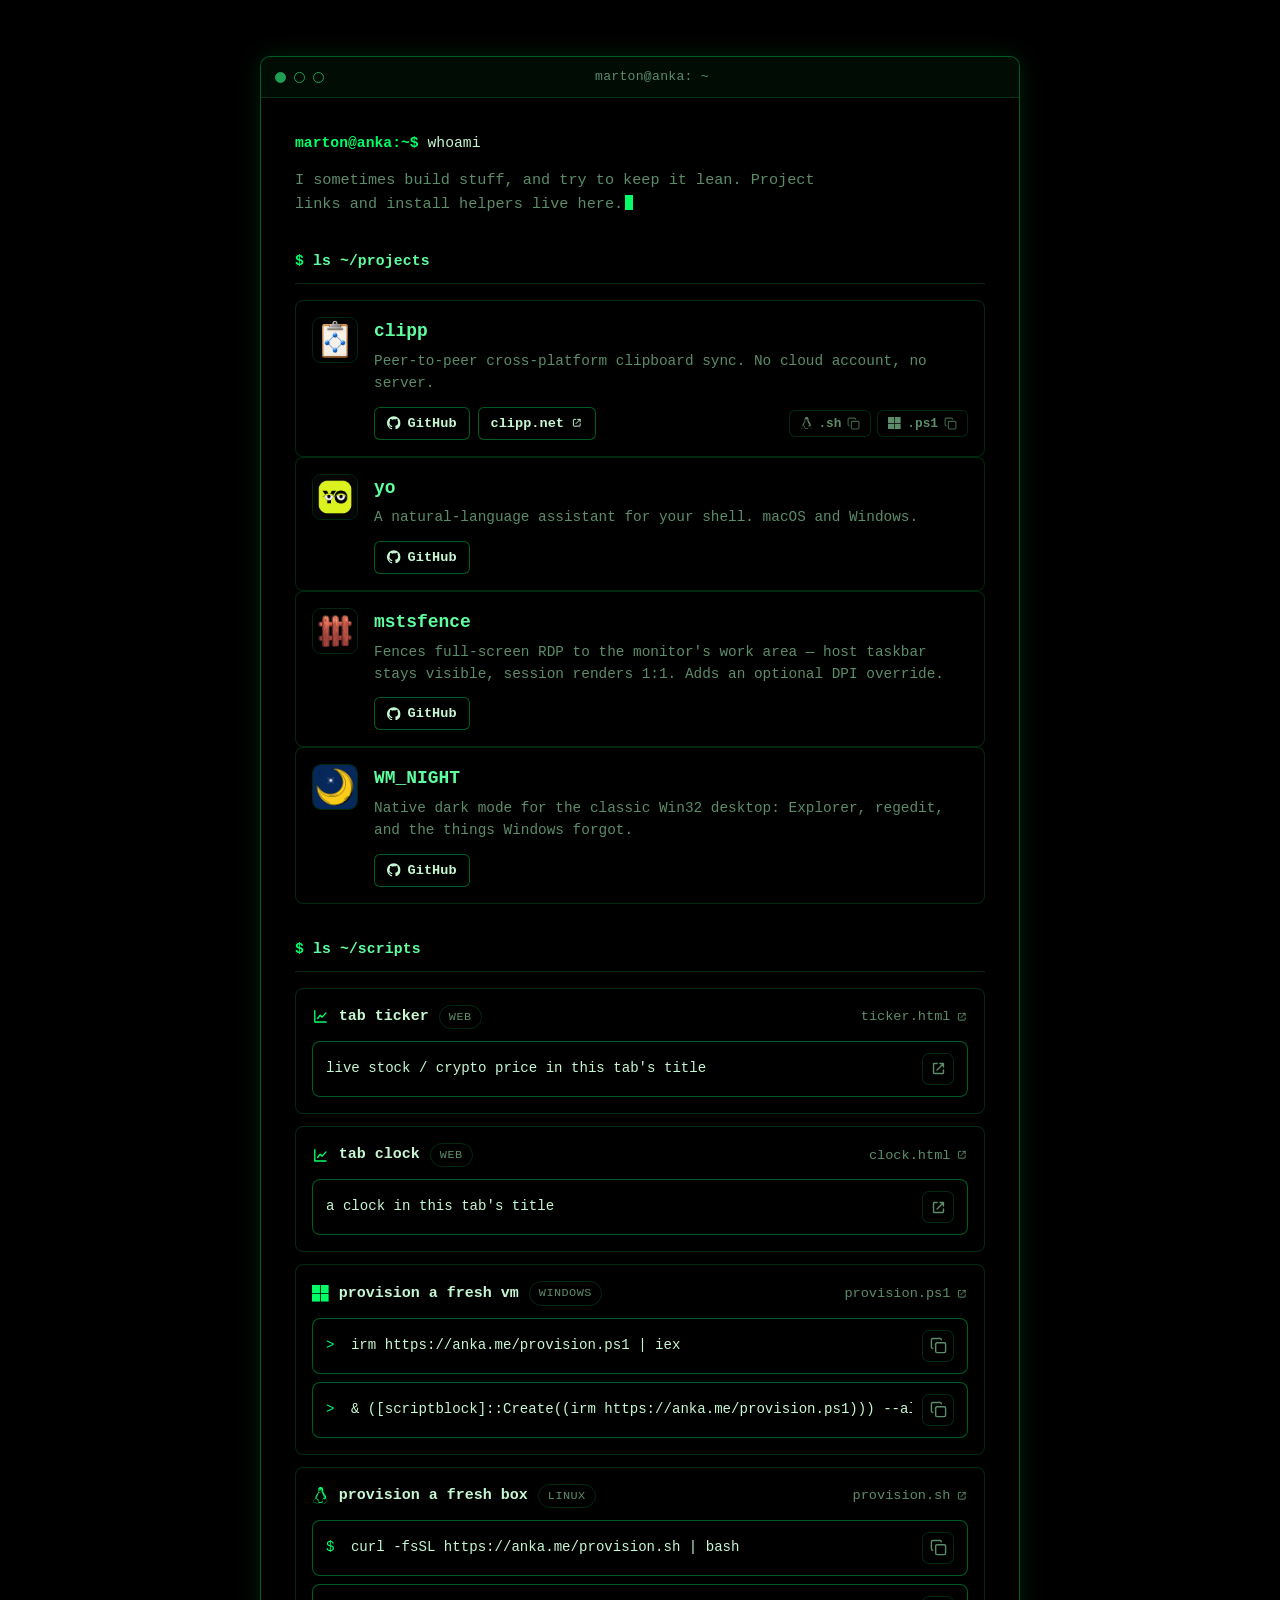
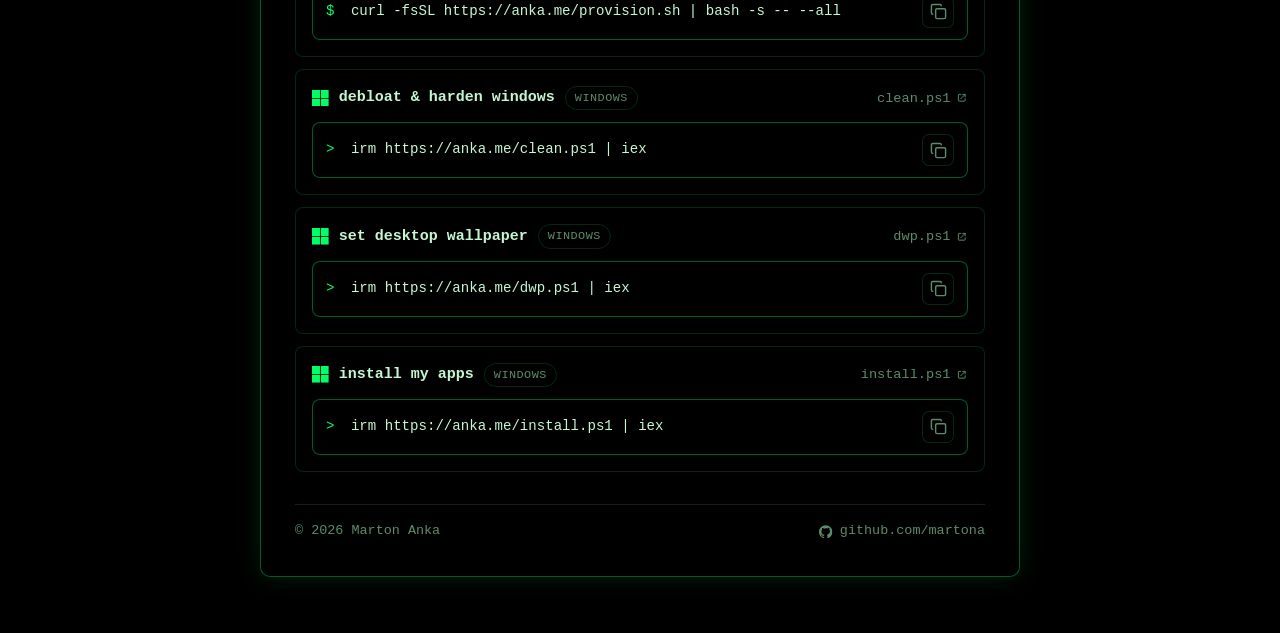
<file: public/index.html>
<!doctype html>
<html lang="en">
<head>
  <meta charset="utf-8">
  <meta name="viewport" content="width=device-width, initial-scale=1">
  <meta name="color-scheme" content="dark">
  <meta name="theme-color" content="#000000">
  <meta name="description" content="Marton Anka — scripts and project links.">
  <meta property="og:title" content="Marton Anka">
  <meta property="og:description" content="Scripts and project links.">
  <meta property="og:type" content="website">
  <meta property="og:url" content="https://anka.me/">
  <title>Marton Anka</title>
  <link rel="icon" href="favicon.svg" type="image/svg+xml">
  <link rel="stylesheet" href="styles.css">
  <script>document.documentElement.classList.add('js');</script>
</head>
<body>
  <canvas class="rain" id="rain" aria-hidden="true"></canvas>
  <div class="shader-credit" hidden>Shader by <a href="https://x.com/XorDev" target="_blank" rel="noopener noreferrer">@XorDev</a></div>

  <svg class="svg-sprite" aria-hidden="true" focusable="false" xmlns="http://www.w3.org/2000/svg">
    <defs>
      <symbol id="i-github" viewBox="0 0 24 24"><path d="M12 .297c-6.63 0-12 5.373-12 12 0 5.303 3.438 9.8 8.205 11.385.6.113.82-.258.82-.577 0-.285-.01-1.04-.015-2.04-3.338.724-4.042-1.61-4.042-1.61C4.422 18.07 3.633 17.7 3.633 17.7c-1.087-.744.084-.729.084-.729 1.205.084 1.838 1.236 1.838 1.236 1.07 1.835 2.809 1.305 3.495.998.108-.776.417-1.305.76-1.605-2.665-.305-5.467-1.334-5.467-5.931 0-1.311.469-2.381 1.236-3.221-.124-.303-.535-1.524.117-3.176 0 0 1.008-.322 3.301 1.23A11.509 11.509 0 0 1 12 5.803c1.02.005 2.047.138 3.006.404 2.291-1.552 3.297-1.23 3.297-1.23.653 1.653.242 2.874.118 3.176.77.84 1.235 1.91 1.235 3.221 0 4.609-2.807 5.624-5.479 5.921.43.372.823 1.102.823 2.222 0 1.606-.014 2.898-.014 3.293 0 .322.216.694.825.576C20.565 22.092 24 17.592 24 12.297c0-6.627-5.373-12-12-12"/></symbol>
      <symbol id="i-windows" viewBox="0 0 24 24"><path d="M0,0H11.377V11.372H0ZM12.623,0H24V11.372H12.623ZM0,12.623H11.377V24H0Zm12.623,0H24V24H12.623"/></symbol>
      <symbol id="i-linux" viewBox="0 0 24 24"><path d="M12.504 0c-.155 0-.315.008-.48.021-4.226.333-3.105 4.807-3.17 6.298-.076 1.092-.3 1.953-1.05 3.02-.885 1.051-2.127 2.75-2.716 4.521-.278.832-.41 1.684-.287 2.489a.424.424 0 00-.11.135c-.26.268-.45.6-.663.839-.199.199-.485.267-.797.4-.313.136-.658.269-.864.68-.09.189-.136.394-.132.602 0 .199.027.4.055.536.058.399.116.728.04.97-.249.68-.28 1.145-.106 1.484.174.334.535.47.94.601.81.2 1.91.135 2.774.6.926.466 1.866.67 2.616.47.526-.116.97-.464 1.208-.946.587-.003 1.23-.269 2.26-.334.699-.058 1.574.267 2.577.2.025.134.063.198.114.333l.003.003c.391.778 1.113 1.132 1.884 1.071.771-.06 1.592-.536 2.257-1.306.631-.765 1.683-1.084 2.378-1.503.348-.199.629-.469.649-.853.023-.4-.2-.811-.714-1.376v-.097l-.003-.003c-.17-.2-.25-.535-.338-.926-.085-.401-.182-.786-.492-1.046h-.003c-.059-.054-.123-.067-.188-.135a.357.357 0 00-.19-.064c.431-1.278.264-2.55-.173-3.694-.533-1.41-1.465-2.638-2.175-3.483-.796-1.005-1.576-1.957-1.56-3.368.026-2.152.236-6.133-3.544-6.139zm.529 3.405h.013c.213 0 .396.062.584.198.19.135.33.332.438.533.105.259.158.459.166.724 0-.02.006-.04.006-.06v.105a.086.086 0 01-.004-.021l-.004-.024a1.807 1.807 0 01-.15.706.953.953 0 01-.213.335.71.71 0 00-.088-.042c-.104-.045-.198-.064-.284-.133a1.312 1.312 0 00-.22-.066c.05-.06.146-.133.183-.198.053-.128.082-.264.088-.402v-.02a1.21 1.21 0 00-.061-.4c-.045-.134-.101-.2-.183-.333-.084-.066-.167-.132-.267-.132h-.016c-.093 0-.176.03-.262.132a.8.8 0 00-.205.334 1.18 1.18 0 00-.09.4v.019c.002.089.008.179.02.267-.193-.067-.438-.135-.607-.202a1.635 1.635 0 01-.018-.2v-.02a1.772 1.772 0 01.15-.768c.082-.22.232-.406.43-.533a.985.985 0 01.594-.2zm-2.962.059h.036c.142 0 .27.048.399.135.146.129.264.288.344.465.09.199.14.4.153.667v.004c.007.134.006.2-.002.266v.08c-.03.007-.056.018-.083.024-.152.055-.274.135-.393.2.012-.09.013-.18.003-.267v-.015c-.012-.133-.04-.2-.082-.333a.613.613 0 00-.166-.267.248.248 0 00-.183-.064h-.021c-.071.006-.13.04-.186.132a.552.552 0 00-.12.27.944.944 0 00-.023.33v.015c.012.135.037.2.08.334.046.134.098.2.166.268.01.009.02.018.034.024-.07.057-.117.07-.176.136a.304.304 0 01-.131.068 2.62 2.62 0 01-.275-.402 1.772 1.772 0 01-.155-.667 1.759 1.759 0 01.08-.668 1.43 1.43 0 01.283-.535c.128-.133.26-.2.418-.2zm1.37 1.706c.332 0 .733.065 1.216.399.293.2.523.269 1.052.468h.003c.255.136.405.266.478.399v-.131a.571.571 0 01.016.47c-.123.31-.516.643-1.063.842v.002c-.268.135-.501.333-.775.465-.276.135-.588.292-1.012.267a1.139 1.139 0 01-.448-.067 3.566 3.566 0 01-.322-.198c-.195-.135-.363-.332-.612-.465v-.005h-.005c-.4-.246-.616-.512-.686-.71-.07-.268-.005-.47.193-.6.224-.135.38-.271.483-.336.104-.074.143-.102.176-.131h.002v-.003c.169-.202.436-.47.839-.601.139-.036.294-.065.466-.065zm2.8 2.142c.358 1.417 1.196 3.475 1.735 4.473.286.534.855 1.659 1.102 3.024.156-.005.33.018.513.064.646-1.671-.546-3.467-1.089-3.966-.22-.2-.232-.335-.123-.335.59.534 1.365 1.572 1.646 2.757.13.535.16 1.104.021 1.67.067.028.135.06.205.067 1.032.534 1.413.938 1.23 1.537v-.043c-.06-.003-.12 0-.18 0h-.016c.151-.467-.182-.825-1.065-1.224-.915-.4-1.646-.336-1.77.465-.008.043-.013.066-.018.135-.068.023-.139.053-.209.064-.43.268-.662.669-.793 1.187-.13.533-.17 1.156-.205 1.869v.003c-.02.334-.17.838-.319 1.35-1.5 1.072-3.58 1.538-5.348.334a2.645 2.645 0 00-.402-.533 1.45 1.45 0 00-.275-.333c.182 0 .338-.03.465-.067a.615.615 0 00.314-.334c.108-.267 0-.697-.345-1.163-.345-.467-.931-.995-1.788-1.521-.63-.4-.986-.87-1.15-1.396-.165-.534-.143-1.085-.015-1.645.245-1.07.873-2.11 1.274-2.763.107-.065.037.135-.408.974-.396.751-1.14 2.497-.122 3.854a8.123 8.123 0 01.647-2.876c.564-1.278 1.743-3.504 1.836-5.268.048.036.217.135.289.202.218.133.38.333.59.465.21.201.477.335.876.335.039.003.075.006.11.006.412 0 .73-.134.997-.268.29-.134.52-.334.74-.4h.005c.467-.135.835-.402 1.044-.7zm2.185 8.958c.037.6.343 1.245.882 1.377.588.134 1.434-.333 1.791-.765l.211-.01c.315-.007.577.01.847.268l.003.003c.208.199.305.53.391.876.085.4.154.78.409 1.066.486.527.645.906.636 1.14l.003-.007v.018l-.003-.012c-.015.262-.185.396-.498.595-.63.401-1.746.712-2.457 1.57-.618.737-1.37 1.14-2.036 1.191-.664.053-1.237-.2-1.574-.898l-.005-.003c-.21-.4-.12-1.025.056-1.69.176-.668.428-1.344.463-1.897.037-.714.076-1.335.195-1.814.12-.465.308-.797.641-.984l.045-.022zm-10.814.049h.01c.053 0 .105.005.157.014.376.055.706.333 1.023.752l.91 1.664.003.003c.243.533.754 1.064 1.189 1.637.434.598.77 1.131.729 1.57v.006c-.057.744-.48 1.148-1.125 1.294-.645.135-1.52.002-2.395-.464-.968-.536-2.118-.469-2.857-.602-.369-.066-.61-.2-.723-.4-.11-.2-.113-.602.123-1.23v-.004l.002-.003c.117-.334.03-.752-.027-1.118-.055-.401-.083-.71.043-.94.16-.334.396-.4.69-.533.294-.135.64-.202.915-.47h.002v-.002c.256-.268.445-.601.668-.838.19-.201.38-.336.663-.336zm7.159-9.074c-.435.201-.945.535-1.488.535-.542 0-.97-.267-1.28-.466-.154-.134-.28-.268-.373-.335-.164-.134-.144-.333-.074-.333.109.016.129.134.199.2.096.066.215.2.36.333.292.2.68.467 1.167.467.485 0 1.053-.267 1.398-.466.195-.135.445-.334.648-.467.156-.136.149-.267.279-.267.128.016.034.134-.147.332a8.097 8.097 0 01-.69.468zm-1.082-1.583V5.64c-.006-.02.013-.042.029-.05.074-.043.18-.027.26.004.063 0 .16.067.15.135-.006.049-.085.066-.135.066-.055 0-.092-.043-.141-.068-.052-.018-.146-.008-.163-.065zm-.551 0c-.02.058-.113.049-.166.066-.047.025-.086.068-.14.068-.05 0-.13-.02-.136-.068-.01-.066.088-.133.15-.133.08-.031.184-.047.259-.005.019.009.036.03.03.05v.02h.003z"/></symbol>
      <symbol id="i-copy" viewBox="0 0 24 24"><rect x="8" y="8" width="14" height="14" rx="2"/><path d="M4 16c-1.1 0-2-.9-2-2V4c0-1.1.9-2 2-2h10c1.1 0 2 .9 2 2"/></symbol>
      <symbol id="i-check" viewBox="0 0 24 24"><path d="M20 6 9 17l-5-5"/></symbol>
      <symbol id="i-ext" viewBox="0 0 24 24"><path d="M10 5H6a1 1 0 0 0-1 1v12a1 1 0 0 0 1 1h12a1 1 0 0 0 1-1v-4M14 5h5v5M19 5l-9 9"/></symbol>
      <symbol id="i-chart" viewBox="0 0 24 24"><path d="M4 4v16h16"/><path d="M8 15l3.5-4.5 3 2.5L20 7"/></symbol>
    </defs>
  </svg>

  <main class="term">
    <div class="term-bar">
      <span class="dot"></span><span class="dot"></span><span class="dot"></span>
      <span class="term-title">marton@anka: ~</span>
    </div>

    <div class="term-body">
      <header>
        <p class="cmd-line"><span class="prompt">marton@anka:~$</span> whoami</p>
        <p class="tagline">I sometimes build stuff, and try to keep it lean. Project links and install helpers live here.<span class="cursor" aria-hidden="true"></span></p>
      </header>

      <section class="block" aria-labelledby="projects-h">
        <h2 class="block-h" id="projects-h"><span class="prompt">$</span> ls ~/projects</h2>
        <ul class="cards">
          <li class="card">
            <img class="card-icon" src="clipp-icon.png" alt="Clipp icon" width="46" height="46">
            <div class="card-main">
              <h3 class="card-name">clipp</h3>
              <p class="card-desc">Peer-to-peer cross-platform clipboard sync. No cloud account, no server.</p>
              <div class="card-links">
                <a class="chip" href="https://github.com/martona/clipp">
                  <svg class="ic" aria-hidden="true" focusable="false"><use href="#i-github"></use></svg>GitHub
                </a>
                <a class="chip" href="https://clipp.net/">
                  clipp.net<svg class="ic-ext" aria-hidden="true" focusable="false"><use href="#i-ext"></use></svg>
                </a>
                <span class="mini-installs" role="group" aria-label="Copy quick-install commands">
                  <button type="button" class="mini-install" data-copy="curl -fsSL https://clipp.net/install.sh | sudo bash" aria-label="Copy Linux install command" title="curl -fsSL https://clipp.net/install.sh | sudo bash">
                    <svg class="os-glyph" aria-hidden="true" focusable="false"><use href="#i-linux"></use></svg>.sh
                    <svg class="ti-copy" aria-hidden="true" focusable="false"><use href="#i-copy"></use></svg>
                    <svg class="ti-check" aria-hidden="true" focusable="false"><use href="#i-check"></use></svg>
                  </button>
                  <button type="button" class="mini-install" data-copy="irm https://clipp.net/install.ps1 | iex" aria-label="Copy Windows install command" title="irm https://clipp.net/install.ps1 | iex">
                    <svg class="os-glyph" aria-hidden="true" focusable="false"><use href="#i-windows"></use></svg>.ps1
                    <svg class="ti-copy" aria-hidden="true" focusable="false"><use href="#i-copy"></use></svg>
                    <svg class="ti-check" aria-hidden="true" focusable="false"><use href="#i-check"></use></svg>
                  </button>
                </span>
              </div>
            </div>
          </li>
          <li class="card">
            <img class="card-icon" src="yo-icon.png" alt="yo icon" width="46" height="46">
            <div class="card-main">
              <h3 class="card-name">yo</h3>
              <p class="card-desc">A natural-language assistant for your shell. macOS and Windows.</p>
              <div class="card-links">
                <a class="chip" href="https://github.com/martona/yo">
                  <svg class="ic" aria-hidden="true" focusable="false"><use href="#i-github"></use></svg>GitHub
                </a>
              </div>
            </div>
          </li>
          <li class="card">
            <img class="card-icon" src="mstsfence-icon.png" alt="mstsfence icon" width="46" height="46">
            <div class="card-main">
              <h3 class="card-name">mstsfence</h3>
              <p class="card-desc">Fences full-screen RDP to the monitor's work area &mdash; host taskbar stays visible, session renders 1:1. Adds an optional DPI override.</p>
              <div class="card-links">
                <a class="chip" href="https://github.com/martona/mstsfence">
                  <svg class="ic" aria-hidden="true" focusable="false"><use href="#i-github"></use></svg>GitHub
                </a>
              </div>
            </div>
          </li>
          <li class="card">
            <img class="card-icon" src="wm-night-icon.png" alt="WM_NIGHT icon" width="46" height="46">
            <div class="card-main">
              <h3 class="card-name">WM_NIGHT</h3>
              <p class="card-desc">Native dark mode for the classic Win32 desktop: Explorer, regedit, and the things Windows forgot.</p>
              <div class="card-links">
                <a class="chip" href="https://github.com/martona/WM_NIGHT">
                  <svg class="ic" aria-hidden="true" focusable="false"><use href="#i-github"></use></svg>GitHub
                </a>
              </div>
            </div>
          </li>
        </ul>
      </section>

      <section class="block" aria-labelledby="scripts-h">
        <h2 class="block-h" id="scripts-h"><span class="prompt">$</span> ls ~/scripts</h2>

        <article class="script">
          <div class="script-head">
            <svg class="os-ic os-ic-line" aria-hidden="true" focusable="false"><use href="#i-chart"></use></svg>
            <span class="script-name">tab ticker</span>
            <span class="os-tag">web</span>
            <a class="view" href="https://anka.me/ticker.html">ticker.html<svg class="ic-ext" aria-hidden="true" focusable="false"><use href="#i-ext"></use></svg></a>
          </div>
          <div class="cmd-box">
            <code class="cmd-text">live stock / crypto price in this tab's title</code>
            <a class="cmd-copy" href="https://anka.me/ticker.html" aria-label="Open tab ticker">
              <svg class="ic-ext" aria-hidden="true" focusable="false"><use href="#i-ext"></use></svg>
            </a>
          </div>
        </article>

        <article class="script">
          <div class="script-head">
            <svg class="os-ic os-ic-line" aria-hidden="true" focusable="false"><use href="#i-chart"></use></svg>
            <span class="script-name">tab clock</span>
            <span class="os-tag">web</span>
            <a class="view" href="https://anka.me/clock.html">clock.html<svg class="ic-ext" aria-hidden="true" focusable="false"><use href="#i-ext"></use></svg></a>
          </div>
          <div class="cmd-box">
            <code class="cmd-text">a clock in this tab's title</code>
            <a class="cmd-copy" href="https://anka.me/clock.html" aria-label="Open clock">
              <svg class="ic-ext" aria-hidden="true" focusable="false"><use href="#i-ext"></use></svg>
            </a>
          </div>
        </article>

        <article class="script">
          <div class="script-head">
            <svg class="os-ic" aria-hidden="true" focusable="false"><use href="#i-windows"></use></svg>
            <span class="script-name">provision a fresh vm</span>
            <span class="os-tag">Windows</span>
            <a class="view" href="https://anka.me/provision.ps1">provision.ps1<svg class="ic-ext" aria-hidden="true" focusable="false"><use href="#i-ext"></use></svg></a>
          </div>
          <div class="cmd-box">
            <code class="cmd-text"><span class="cmd-prompt">&gt;</span> irm https://anka.me/provision.ps1 | iex</code>
            <button type="button" class="cmd-copy" data-copy="irm https://anka.me/provision.ps1 | iex" aria-label="Copy menu command">
              <svg class="ti-copy" aria-hidden="true" focusable="false"><use href="#i-copy"></use></svg>
              <svg class="ti-check" aria-hidden="true" focusable="false"><use href="#i-check"></use></svg>
            </button>
          </div>
          <div class="cmd-box">
            <code class="cmd-text"><span class="cmd-prompt">&gt;</span> &amp; ([scriptblock]::Create((irm https://anka.me/provision.ps1))) --all</code>
            <button type="button" class="cmd-copy" data-copy="&amp; ([scriptblock]::Create((irm https://anka.me/provision.ps1))) --all" aria-label="Copy unattended command">
              <svg class="ti-copy" aria-hidden="true" focusable="false"><use href="#i-copy"></use></svg>
              <svg class="ti-check" aria-hidden="true" focusable="false"><use href="#i-check"></use></svg>
            </button>
          </div>
        </article>

        <article class="script">
          <div class="script-head">
            <svg class="os-ic" aria-hidden="true" focusable="false"><use href="#i-linux"></use></svg>
            <span class="script-name">provision a fresh box</span>
            <span class="os-tag">Linux</span>
            <a class="view" href="https://anka.me/provision.sh">provision.sh<svg class="ic-ext" aria-hidden="true" focusable="false"><use href="#i-ext"></use></svg></a>
          </div>
          <div class="cmd-box">
            <code class="cmd-text"><span class="cmd-prompt">$</span> curl -fsSL https://anka.me/provision.sh | bash</code>
            <button type="button" class="cmd-copy" data-copy="curl -fsSL https://anka.me/provision.sh | bash" aria-label="Copy menu command">
              <svg class="ti-copy" aria-hidden="true" focusable="false"><use href="#i-copy"></use></svg>
              <svg class="ti-check" aria-hidden="true" focusable="false"><use href="#i-check"></use></svg>
            </button>
          </div>
          <div class="cmd-box">
            <code class="cmd-text"><span class="cmd-prompt">$</span> curl -fsSL https://anka.me/provision.sh | bash -s -- --all</code>
            <button type="button" class="cmd-copy" data-copy="curl -fsSL https://anka.me/provision.sh | bash -s -- --all" aria-label="Copy unattended command">
              <svg class="ti-copy" aria-hidden="true" focusable="false"><use href="#i-copy"></use></svg>
              <svg class="ti-check" aria-hidden="true" focusable="false"><use href="#i-check"></use></svg>
            </button>
          </div>
        </article>

        <article class="script">
          <div class="script-head">
            <svg class="os-ic" aria-hidden="true" focusable="false"><use href="#i-windows"></use></svg>
            <span class="script-name">debloat &amp; harden windows</span>
            <span class="os-tag">Windows</span>
            <a class="view" href="https://anka.me/clean.ps1">clean.ps1<svg class="ic-ext" aria-hidden="true" focusable="false"><use href="#i-ext"></use></svg></a>
          </div>
          <div class="cmd-box">
            <code class="cmd-text"><span class="cmd-prompt">&gt;</span> irm https://anka.me/clean.ps1 | iex</code>
            <button type="button" class="cmd-copy" data-copy="irm https://anka.me/clean.ps1 | iex" aria-label="Copy command">
              <svg class="ti-copy" aria-hidden="true" focusable="false"><use href="#i-copy"></use></svg>
              <svg class="ti-check" aria-hidden="true" focusable="false"><use href="#i-check"></use></svg>
            </button>
          </div>
        </article>

        <article class="script">
          <div class="script-head">
            <svg class="os-ic" aria-hidden="true" focusable="false"><use href="#i-windows"></use></svg>
            <span class="script-name">set desktop wallpaper</span>
            <span class="os-tag">Windows</span>
            <a class="view" href="https://anka.me/dwp.ps1">dwp.ps1<svg class="ic-ext" aria-hidden="true" focusable="false"><use href="#i-ext"></use></svg></a>
          </div>
          <div class="cmd-box">
            <code class="cmd-text"><span class="cmd-prompt">&gt;</span> irm https://anka.me/dwp.ps1 | iex</code>
            <button type="button" class="cmd-copy" data-copy="irm https://anka.me/dwp.ps1 | iex" aria-label="Copy command">
              <svg class="ti-copy" aria-hidden="true" focusable="false"><use href="#i-copy"></use></svg>
              <svg class="ti-check" aria-hidden="true" focusable="false"><use href="#i-check"></use></svg>
            </button>
          </div>
        </article>

        <article class="script">
          <div class="script-head">
            <svg class="os-ic" aria-hidden="true" focusable="false"><use href="#i-windows"></use></svg>
            <span class="script-name">install my apps</span>
            <span class="os-tag">Windows</span>
            <a class="view" href="https://anka.me/install.ps1">install.ps1<svg class="ic-ext" aria-hidden="true" focusable="false"><use href="#i-ext"></use></svg></a>
          </div>
          <div class="cmd-box">
            <code class="cmd-text"><span class="cmd-prompt">&gt;</span> irm https://anka.me/install.ps1 | iex</code>
            <button type="button" class="cmd-copy" data-copy="irm https://anka.me/install.ps1 | iex" aria-label="Copy command">
              <svg class="ti-copy" aria-hidden="true" focusable="false"><use href="#i-copy"></use></svg>
              <svg class="ti-check" aria-hidden="true" focusable="false"><use href="#i-check"></use></svg>
            </button>
          </div>
        </article>
      </section>

      <footer class="foot">
        <span>&copy; 2026 Marton Anka</span>
        <a href="https://github.com/martona">
          <svg class="ic" aria-hidden="true" focusable="false"><use href="#i-github"></use></svg>github.com/martona
        </a>
      </footer>
    </div>
  </main>

  <script>
    // ---- background: a WebGL shader on real GPUs, else a still matrix frame ----
    (function () {
      var canvas = document.getElementById('rain');
      if (!canvas || !canvas.getContext) return;

      var root = document.documentElement;
      var dpr = Math.max(1, Math.min(2, window.devicePixelRatio || 1));
      var hover = !!(window.matchMedia && window.matchMedia('(hover: hover)').matches);

      // Only run the shader on a hardware GPU with a pointer (its fade/stop rules
      // need one, and it spares phones a heavy always-on raymarch). failIfMajor-
      // PerformanceCaveat returns no context on a software rasterizer; the
      // renderer string catches the stragglers (SwiftShader / llvmpipe / Basic
      // Render). Probe on a throwaway canvas so #rain isn't locked to a context
      // we might not use.
      function hardwareWebGL() {
        try {
          var c = document.createElement('canvas');
          var g = c.getContext('webgl2', { failIfMajorPerformanceCaveat: true, powerPreference: 'high-performance' });
          if (!g) return false;
          var soft = false, dbg = g.getExtension('WEBGL_debug_renderer_info');
          if (dbg) {
            var rnd = (g.getParameter(dbg.UNMASKED_RENDERER_WEBGL) || '').toLowerCase();
            soft = /swiftshader|llvmpipe|softpipe|software|basic render/.test(rnd);
          }
          var lose = g.getExtension('WEBGL_lose_context');
          if (lose) lose.loseContext();
          return !soft;
        } catch (e) { return false; }
      }

      if (!(hover && hardwareWebGL() && startShader())) startMatrixStill();

      // ===== "Vectors" by @XorDev - a raymarched WebGL shader (animated) =====
      function startShader() {
        var gl = canvas.getContext('webgl2', { antialias: false, powerPreference: 'high-performance' });
        if (!gl) return false;

        var VERT =
          '#version 300 es\nprecision highp float;\n' +
          'const vec2 v[3]=vec2[3](vec2(-1,-1),vec2(3,-1),vec2(-1,3));\n' +
          'void main(){gl_Position=vec4(v[gl_VertexID],0,1);}';
        var FRAG =
          '#version 300 es\nprecision highp float;\nuniform vec2 r;uniform float t;out vec4 o;\n' +
          '#define FC gl_FragCoord\nvoid main(){o=vec4(0.);\n' +
          'for(float i,z,d;i++<7e1;o+=vec4(9,i,z,1)/d){vec3 p=z*normalize(FC.rgb*2.-r.xyy),a=normalize(sin(t/4.+vec3(0,2,4))),v;p.z+=7.;v=a=dot(a,p)*a+cross(a,p);' +
          'for(d=2.;d++<9.;a+=sin(ceil(a*d)-t).yzx/d);z+=d=.1*length(sin(a*a))*sqrt(length(v*sin(v.yzx)));}' +
          'o=tanh(o/6e4);\n}';

        function compile(type, src) {
          var s = gl.createShader(type);
          gl.shaderSource(s, src); gl.compileShader(s);
          if (!gl.getShaderParameter(s, gl.COMPILE_STATUS)) { gl.deleteShader(s); return null; }
          return s;
        }
        var vs = compile(gl.VERTEX_SHADER, VERT), fs = compile(gl.FRAGMENT_SHADER, FRAG);
        if (!vs || !fs) return false;
        var prog = gl.createProgram();
        gl.attachShader(prog, vs); gl.attachShader(prog, fs); gl.linkProgram(prog);
        if (!gl.getProgramParameter(prog, gl.LINK_STATUS)) return false;
        gl.useProgram(prog);
        gl.bindVertexArray(gl.createVertexArray());
        var uR = gl.getUniformLocation(prog, 'r'), uT = gl.getUniformLocation(prog, 't');

        var SCALE = 0.6; // render below native - it's a dim backdrop; saves the GPU/battery
        function size() {
          var w = Math.max(1, Math.floor(window.innerWidth * SCALE));
          var h = Math.max(1, Math.floor(window.innerHeight * SCALE));
          canvas.width = w; canvas.height = h;
          canvas.style.width = window.innerWidth + 'px';
          canvas.style.height = window.innerHeight + 'px';
          gl.viewport(0, 0, w, h);
        }
        size();

        var rafId = null, last = 0, shown = false, stopTimer = null;
        function loop(now) {
          rafId = requestAnimationFrame(loop);
          if (document.hidden) return;
          if (now - last < 33) return; // ~30fps is plenty for a backdrop
          last = now;
          gl.uniform2f(uR, canvas.width, canvas.height);
          gl.uniform1f(uT, now * 0.0001);
          gl.drawArrays(gl.TRIANGLES, 0, 3);
        }
        // Same fade/stop rules as the rain: animate while the pointer is on the
        // page; on leave, fade out then cancel the loop so it costs nothing idle.
        function show() { if (shown) return; shown = true; clearTimeout(stopTimer); canvas.classList.add('is-on'); if (rafId === null) { last = 0; rafId = requestAnimationFrame(loop); } }
        function hide() { if (!shown) return; shown = false; canvas.classList.remove('is-on'); clearTimeout(stopTimer); stopTimer = setTimeout(function () { if (rafId !== null) { cancelAnimationFrame(rafId); rafId = null; } }, 820); }

        var resizeTimer;
        window.addEventListener('resize', function () { clearTimeout(resizeTimer); resizeTimer = setTimeout(size, 150); });
        root.addEventListener('mouseenter', show);
        root.addEventListener('mouseleave', hide);
        window.addEventListener('mousemove', show, { once: true }); // pointer already inside at load

        var credit = document.querySelector('.shader-credit');
        if (credit) credit.hidden = false;
        return true;
      }

      // ===== fallback: the still matrix frame (no GPU / software WebGL / touch) =====
      function startMatrixStill() {
        var ctx = canvas.getContext('2d');
        if (!ctx) return;
        var glyphs = 'アイウエオカキクケコサシスセソタチツテトナニヌネノﾊﾋﾌﾍﾎ0123456789'.split('');
        var fontSize = 14, lineHeight = Math.round(fontSize * 1.6);

        // One still frame that looks like the rain paused mid-fall: per column a
        // random head, then a tail decaying x0.8 per cell. No loop, no rAF, no CPU.
        function render() {
          var w = window.innerWidth, h = window.innerHeight;
          canvas.width = Math.floor(w * dpr); canvas.height = Math.floor(h * dpr);
          canvas.style.width = w + 'px'; canvas.style.height = h + 'px';
          ctx.setTransform(dpr, 0, 0, dpr, 0, 0);
          ctx.clearRect(0, 0, w, h);
          ctx.font = fontSize + 'px ' + getComputedStyle(document.body).fontFamily;
          ctx.textBaseline = 'top';
          var cols = Math.ceil(w / fontSize) + 1, cells = Math.ceil(h / lineHeight), tail = 14;
          for (var i = 0; i < cols; i++) {
            var head = ((Math.random() * (cells + tail + 4)) | 0) - 4, alpha = 0.92;
            for (var k = 0; k <= tail && alpha > 0.04; k++) {
              var cell = head - k;
              if (cell >= 0 && cell < cells) {
                ctx.fillStyle = (Math.random() < 0.08 ? 'rgba(227, 255, 240, ' : 'rgba(0, 255, 102, ') + alpha.toFixed(3) + ')';
                ctx.fillText(glyphs[(Math.random() * glyphs.length) | 0], i * fontSize, cell * lineHeight);
              }
              alpha *= 0.8;
            }
          }
        }

        var resizeTimer;
        window.addEventListener('resize', function () { clearTimeout(resizeTimer); resizeTimer = setTimeout(render, 150); });
        function show() { canvas.classList.add('is-on'); }
        root.addEventListener('mouseenter', show);
        root.addEventListener('mouseleave', function () { canvas.classList.remove('is-on'); });
        window.addEventListener('mousemove', show, { once: true });
        if (!hover) show(); // touch devices: no pointer to follow
        render();
      }
    })();

    // ---- copy-to-clipboard buttons ----
    (function () {
      var btns = [].slice.call(document.querySelectorAll('[data-copy]'));
      if (!btns.length) return;

      function copyText(text) {
        if (navigator.clipboard && navigator.clipboard.writeText) {
          return navigator.clipboard.writeText(text);
        }
        return new Promise(function (resolve, reject) {
          try {
            var ta = document.createElement('textarea');
            ta.value = text;
            ta.setAttribute('readonly', '');
            ta.style.position = 'absolute';
            ta.style.left = '-9999px';
            document.body.appendChild(ta);
            ta.select();
            document.execCommand('copy');
            document.body.removeChild(ta);
            resolve();
          } catch (e) { reject(e); }
        });
      }

      btns.forEach(function (btn) {
        btn.addEventListener('click', function () {
          copyText(btn.getAttribute('data-copy') || '').then(function () {
            if (!btn._label) btn._label = btn.getAttribute('aria-label') || 'Copy command';
            btn.classList.add('is-copied');
            btn.setAttribute('aria-label', 'Copied');
            clearTimeout(btn._t);
            btn._t = setTimeout(function () {
              btn.classList.remove('is-copied');
              btn.setAttribute('aria-label', btn._label);
            }, 1600);
          }).catch(function () {});
        });
      });
    })();
  </script>
</body>
</html>
</file>
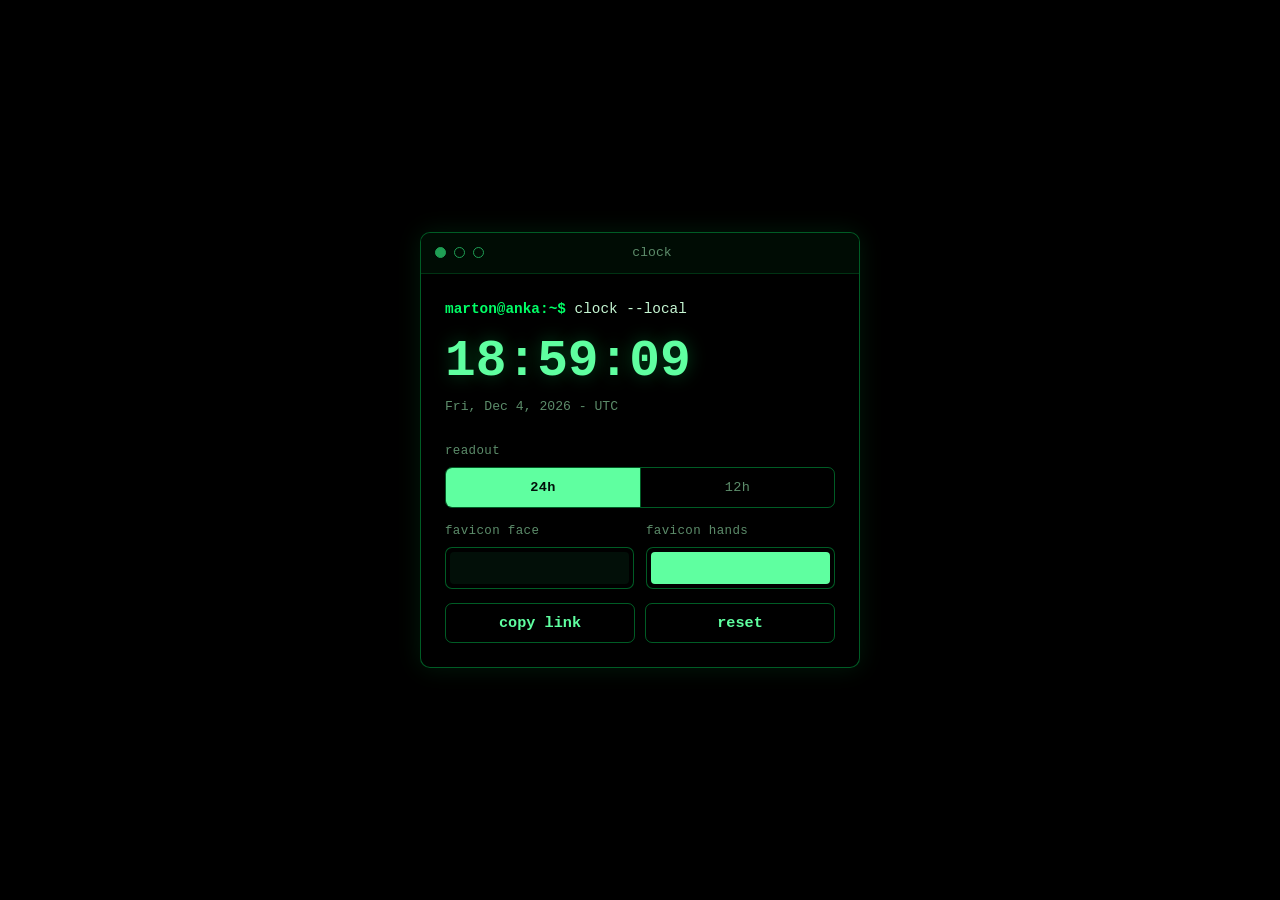
<file: public/clock.html>
<!doctype html>
<html lang="en">
<head>
<meta charset="utf-8">
<meta name="viewport" content="width=device-width, initial-scale=1">
<meta name="color-scheme" content="dark">
<meta name="robots" content="noindex">
<title>clock</title>
<style>
  :root {
    color-scheme: dark;
    --bg: #000;
    --panel: rgba(0, 0, 0, 0.72);
    --green: #00ff66;
    --green-soft: #5fffa0;
    --green-dim: #1f9e54;
    --text: #c6f7d3;
    --muted: #5c8c6a;
    --line: rgba(0, 255, 102, 0.16);
    --line-bright: rgba(0, 255, 102, 0.36);
    --red: #ff5b5b;
    --mono: ui-monospace, SFMono-Regular, Menlo, Consolas, "Liberation Mono", "DejaVu Sans Mono", monospace;
  }
  * { box-sizing: border-box; }
  body {
    margin: 0; min-height: 100vh; display: flex; align-items: center; justify-content: center;
    padding: 24px 16px; background: var(--bg); color: var(--text);
    font-family: var(--mono); font-size: 15px; line-height: 1.55; -webkit-font-smoothing: antialiased;
  }
  .term {
    width: 100%; max-width: 440px; border: 1px solid var(--line-bright); border-radius: 10px;
    background: var(--panel); box-shadow: 0 0 24px rgba(0, 255, 102, 0.1), 0 24px 70px rgba(0, 0, 0, 0.6);
    overflow: hidden;
  }
  .term-bar {
    display: flex; align-items: center; gap: 8px; padding: 10px 14px;
    border-bottom: 1px solid var(--line); background: rgba(0, 20, 8, 0.6);
  }
  .dot { width: 11px; height: 11px; border-radius: 50%; border: 1px solid var(--green-dim); }
  .dot:first-child { background: var(--green-dim); }
  .term-title { flex: 1; text-align: center; margin-right: 33px; color: var(--muted); font-size: 0.82rem; }
  .term-body { padding: 24px; }
  .prompt { color: var(--green); font-weight: 700; }
  .cmd-line { margin: 0 0 16px; font-size: 0.9rem; word-break: break-word; }
  .readout { min-width: 0; margin-bottom: 24px; }
  .time {
    display: block; margin: 0; color: var(--green-soft); font-size: clamp(2.25rem, 10vw, 3.2rem);
    line-height: 1; font-weight: 700; text-shadow: 0 0 18px rgba(0, 255, 102, 0.28);
  }
  .date { margin: 10px 0 0; color: var(--muted); font-size: 0.82rem; word-break: break-word; }
  .form { display: flex; flex-direction: column; gap: 14px; }
  label, .field-label { display: flex; flex-direction: column; gap: 6px; font-size: 0.78rem; color: var(--muted); letter-spacing: 0.03em; }
  .seg { display: flex; border: 1px solid var(--line-bright); border-radius: 7px; overflow: hidden; }
  .seg-opt { display: block; flex: 1; margin: 0; }
  .seg-opt input { display: none; }
  .seg-opt span { display: block; text-align: center; padding: 9px 0; font-size: 0.85rem; color: var(--muted); cursor: pointer; transition: background 0.14s ease, color 0.14s ease; }
  .seg-opt + .seg-opt span { border-left: 1px solid var(--line-bright); }
  .seg-opt input:checked + span { background: var(--green-soft); color: #02100a; font-weight: 700; }
  .row { display: grid; grid-template-columns: repeat(2, minmax(0, 1fr)); gap: 12px; }
  input[type="color"] {
    width: 100%; height: 42px; padding: 4px; border: 1px solid var(--line-bright); border-radius: 7px;
    background: rgba(0, 0, 0, 0.5); cursor: pointer;
  }
  input[type="color"]::-webkit-color-swatch-wrapper { padding: 0; }
  input[type="color"]::-webkit-color-swatch { border: none; border-radius: 4px; }
  input[type="color"]::-moz-color-swatch { border: none; border-radius: 4px; }
  .actions { display: flex; gap: 10px; }
  .btn {
    flex: 1; font-family: var(--mono); font-weight: 700; font-size: 0.95rem; color: var(--green-soft);
    background: transparent; border: 1px solid var(--line-bright); border-radius: 7px; padding: 10px 14px;
    cursor: pointer; transition: background 0.14s ease, color 0.14s ease, border-color 0.14s ease;
  }
  .btn:hover { background: rgba(0, 255, 102, 0.08); color: var(--green); border-color: var(--green-dim); }
  [hidden] { display: none !important; }
  @media (max-width: 480px) {
    .term-body { padding: 20px; }
    .row { grid-template-columns: 1fr; }
    .actions { flex-direction: column; }
  }
</style>
</head>
<body>
  <main class="term">
    <div class="term-bar">
      <span class="dot"></span><span class="dot"></span><span class="dot"></span>
      <span class="term-title">clock</span>
    </div>
    <div class="term-body">
      <p class="cmd-line"><span class="prompt">marton@anka:~$</span> clock --local</p>

      <section class="readout">
        <time id="timeText" class="time" datetime="">--:--:--</time>
        <p id="dateText" class="date">local time</p>
      </section>

      <form id="form" class="form" autocomplete="off">
        <div class="field-label">
          readout
          <div class="seg" role="radiogroup" aria-label="readout format">
            <label class="seg-opt"><input type="radio" name="format" value="24" checked><span>24h</span></label>
            <label class="seg-opt"><input type="radio" name="format" value="12"><span>12h</span></label>
          </div>
        </div>

        <div class="row">
          <label>favicon face
            <input id="faceColor" type="color" value="#020f08">
          </label>
          <label>favicon hands
            <input id="handColor" type="color" value="#5fffa0">
          </label>
        </div>

        <div class="actions">
          <button id="copy" type="button" class="btn">copy link</button>
          <button id="reset" type="button" class="btn">reset</button>
        </div>
      </form>
    </div>
  </main>

  <script>
    (function () {
      var $ = function (id) { return document.getElementById(id); };
      var timeEl = $('timeText'), dateEl = $('dateText');
      var faceEl = $('faceColor'), handEl = $('handColor');
      var timer = null, lastFavicon = '', lastDateKey = '';
      var TAU = Math.PI * 2;
      var DEFAULTS = {
        format: '24',
        face: '#020f08',
        hands: '#5fffa0'
      };
      var cfg = cleanConfig(parseHash() || {});

      function enc(o) {
        return btoa(JSON.stringify(o)).replace(/\+/g, '-').replace(/\//g, '_').replace(/=+$/, '');
      }
      function dec(s) {
        try {
          s = s.replace(/-/g, '+').replace(/_/g, '/');
          while (s.length % 4) s += '=';
          return JSON.parse(atob(s));
        } catch (e) {
          return null;
        }
      }
      function parseHash() {
        var h = location.hash.slice(1);
        return h ? dec(h) : null;
      }
      function validColor(v, fallback) {
        return /^#[0-9a-f]{6}$/i.test(v || '') ? v : fallback;
      }
      function cleanConfig(input) {
        return {
          format: input.format === '12' ? '12' : DEFAULTS.format,
          face: validColor(input.face, DEFAULTS.face),
          hands: validColor(input.hands, DEFAULTS.hands)
        };
      }
      function writeHash() {
        var next = '#' + enc(cfg);
        if (location.hash !== next) history.replaceState(null, '', next);
      }
      function setLinkIcon(dataUrl) {
        var link = document.querySelector('link[rel="icon"]');
        if (!link) {
          link = document.createElement('link');
          link.rel = 'icon';
          document.head.appendChild(link);
        }
        link.href = dataUrl;
      }

      function formatTime(now) {
        var h = now.getHours(), m = now.getMinutes(), s = now.getSeconds();
        var mm = pad(m), ss = pad(s);
        if (cfg.format === '12') {
          var suffix = h >= 12 ? 'PM' : 'AM';
          var hh = h % 12 || 12;
          return hh + ':' + mm + ':' + ss + ' ' + suffix;
        }
        return pad(h) + ':' + mm + ':' + ss;
      }
      function pad(n) {
        return String(n).padStart(2, '0');
      }
      function isoLocal(now) {
        return now.getFullYear() + '-' + pad(now.getMonth() + 1) + '-' + pad(now.getDate()) + 'T' +
          pad(now.getHours()) + ':' + pad(now.getMinutes()) + ':' + pad(now.getSeconds());
      }
      function dateLabel(now) {
        return now.toLocaleDateString(undefined, { weekday: 'short', month: 'short', day: 'numeric', year: 'numeric' }) +
          ' - ' + Intl.DateTimeFormat().resolvedOptions().timeZone;
      }
      function dayKey(now) {
        return now.getFullYear() + '-' + now.getMonth() + '-' + now.getDate();
      }
      function render(now) {
        var text = formatTime(now);
        var currentDay = dayKey(now);

        timeEl.textContent = text;
        timeEl.dateTime = isoLocal(now);
        if (currentDay !== lastDateKey) {
          lastDateKey = currentDay;
          dateEl.textContent = dateLabel(now);
        }
        document.title = text;
        drawFavicon(now);
      }
      function drawHand(ctx, angle, length, width, color) {
        var cx = 32, cy = 32;
        ctx.save();
        ctx.translate(cx, cy);
        ctx.rotate(angle);
        ctx.strokeStyle = color;
        ctx.lineWidth = width;
        ctx.lineCap = 'round';
        ctx.beginPath();
        ctx.moveTo(0, 2);
        ctx.lineTo(0, -length);
        ctx.stroke();
        ctx.restore();
      }
      function drawFavicon(now) {
        var key = [
          now.getHours(), now.getMinutes(), cfg.face, cfg.hands
        ].join('|');
        if (key === lastFavicon) return;
        lastFavicon = key;

        var c = document.createElement('canvas');
        c.width = 64;
        c.height = 64;
        var x = c.getContext('2d');
        var h = now.getHours(), m = now.getMinutes();
        var hourAngle = (((h % 12) + m / 60) / 12) * TAU;
        var minuteAngle = (m / 60) * TAU;

        x.clearRect(0, 0, 64, 64);
        x.fillStyle = cfg.face;
        x.beginPath();
        x.arc(32, 32, 29, 0, TAU);
        x.fill();
        x.strokeStyle = cfg.hands;
        x.globalAlpha = 0.55;
        x.lineWidth = 2;
        x.beginPath();
        x.arc(32, 32, 29, 0, TAU);
        x.stroke();
        x.globalAlpha = 1;

        [[32, 8], [56, 32], [32, 56], [8, 32]].forEach(function (p) {
          x.fillStyle = cfg.hands;
          x.beginPath();
          x.arc(p[0], p[1], 3.2, 0, TAU);
          x.fill();
        });

        drawHand(x, hourAngle, 15, 5, cfg.hands);
        drawHand(x, minuteAngle, 22, 3.5, cfg.hands);

        x.fillStyle = cfg.hands;
        x.beginPath();
        x.arc(32, 32, 3.5, 0, TAU);
        x.fill();
        setLinkIcon(c.toDataURL('image/png'));
      }
      function applyConfig() {
        faceEl.value = cfg.face;
        handEl.value = cfg.hands;
        var radio = document.querySelector('input[name="format"][value="' + cfg.format + '"]');
        if (radio) radio.checked = true;
        writeHash();
        lastFavicon = '';
        render(new Date());
      }
      function schedule() {
        var now = new Date();
        render(now);
        timer = setTimeout(schedule, 1000 - now.getMilliseconds() + 10);
      }

      [].forEach.call(document.querySelectorAll('input[name="format"]'), function (radio) {
        radio.addEventListener('change', function () {
          cfg.format = radio.value === '12' ? '12' : '24';
          applyConfig();
        });
      });
      faceEl.addEventListener('input', function () { cfg.face = faceEl.value; applyConfig(); });
      handEl.addEventListener('input', function () { cfg.hands = handEl.value; applyConfig(); });
      $('reset').addEventListener('click', function () {
        cfg = cleanConfig(DEFAULTS);
        applyConfig();
      });
      $('copy').addEventListener('click', function (e) {
        var btn = e.currentTarget;
        var old = btn.textContent;
        var done = function () {
          btn.textContent = 'copied';
          setTimeout(function () { btn.textContent = old; }, 1500);
        };
        writeHash();
        if (navigator.clipboard && navigator.clipboard.writeText) navigator.clipboard.writeText(location.href).then(done, function () {});
        else {
          var t = document.createElement('textarea');
          t.value = location.href;
          document.body.appendChild(t);
          t.select();
          try { document.execCommand('copy'); done(); } catch (e2) {}
          document.body.removeChild(t);
        }
      });
      window.addEventListener('hashchange', function () {
        cfg = cleanConfig(parseHash() || DEFAULTS);
        applyConfig();
      });

      applyConfig();
      if (timer) clearTimeout(timer);
      schedule();
    })();
  </script>
</body>
</html>
</file>
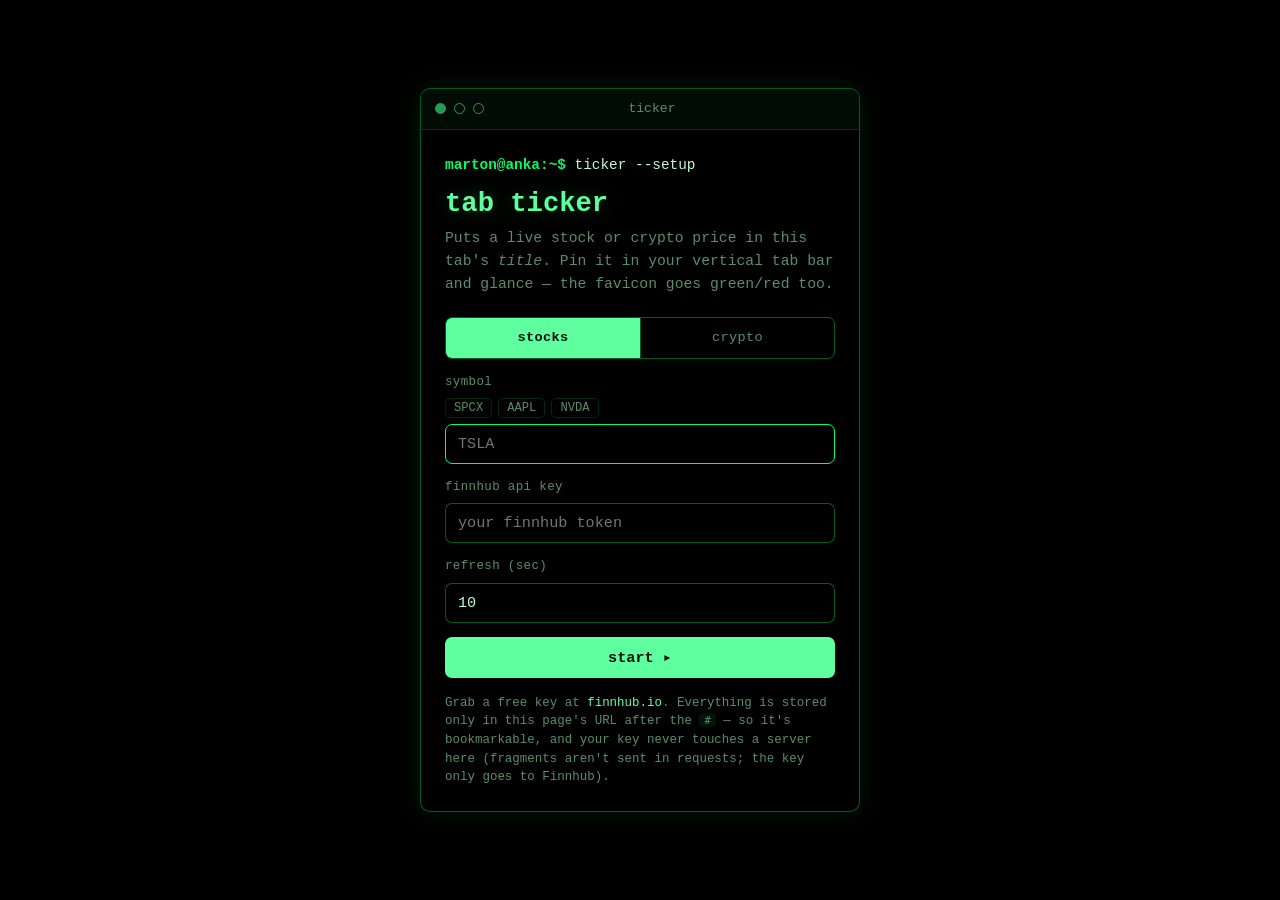
<file: public/ticker.html>
<!doctype html>
<html lang="en">
<head>
<meta charset="utf-8">
<meta name="viewport" content="width=device-width, initial-scale=1">
<meta name="color-scheme" content="dark">
<meta name="robots" content="noindex">
<title>ticker</title>
<style>
  :root {
    color-scheme: dark;
    --bg: #000;
    --panel: rgba(0, 0, 0, 0.72);
    --green: #00ff66;
    --green-soft: #5fffa0;
    --green-dim: #1f9e54;
    --text: #c6f7d3;
    --muted: #5c8c6a;
    --line: rgba(0, 255, 102, 0.16);
    --line-bright: rgba(0, 255, 102, 0.36);
    --red: #ff5b5b;
    --mono: ui-monospace, SFMono-Regular, Menlo, Consolas, "Liberation Mono", "DejaVu Sans Mono", monospace;
  }
  * { box-sizing: border-box; }
  body {
    margin: 0; min-height: 100vh; display: flex; align-items: center; justify-content: center;
    padding: 24px 16px; background: var(--bg); color: var(--text);
    font-family: var(--mono); font-size: 15px; line-height: 1.55; -webkit-font-smoothing: antialiased;
  }
  a { color: var(--green-soft); text-decoration: none; }
  a:hover { color: var(--green); }
  .term {
    width: 100%; max-width: 440px; border: 1px solid var(--line-bright); border-radius: 10px;
    background: var(--panel); box-shadow: 0 0 24px rgba(0, 255, 102, 0.1), 0 24px 70px rgba(0, 0, 0, 0.6);
    overflow: hidden;
  }
  .term-bar {
    display: flex; align-items: center; gap: 8px; padding: 10px 14px;
    border-bottom: 1px solid var(--line); background: rgba(0, 20, 8, 0.6);
  }
  .dot { width: 11px; height: 11px; border-radius: 50%; border: 1px solid var(--green-dim); }
  .dot:first-child { background: var(--green-dim); }
  .term-title { flex: 1; text-align: center; margin-right: 33px; color: var(--muted); font-size: 0.82rem; }
  .term-body { padding: 24px; }
  .prompt { color: var(--green); font-weight: 700; }
  .cmd-line { margin: 0 0 14px; font-size: 0.9rem; word-break: break-word; }
  .name { margin: 0 0 8px; font-size: 1.7rem; line-height: 1.05; color: var(--green-soft); text-shadow: 0 0 18px rgba(0, 255, 102, 0.28); }
  .tagline { margin: 0 0 22px; color: var(--muted); font-size: 0.92rem; }
  .form { display: flex; flex-direction: column; gap: 14px; }
  label { display: flex; flex-direction: column; gap: 6px; font-size: 0.78rem; color: var(--muted); letter-spacing: 0.03em; }
  input {
    font-family: var(--mono); font-size: 0.95rem; color: var(--text); background: rgba(0, 0, 0, 0.5);
    border: 1px solid var(--line-bright); border-radius: 7px; padding: 10px 12px; outline: none; width: 100%;
  }
  input:focus { border-color: var(--green); }
  .seg { display: flex; border: 1px solid var(--line-bright); border-radius: 7px; overflow: hidden; }
  .seg-opt { display: block; flex: 1; margin: 0; }
  .seg-opt input { display: none; }
  .seg-opt span { display: block; text-align: center; padding: 9px 0; font-size: 0.85rem; color: var(--muted); cursor: pointer; transition: background 0.14s ease, color 0.14s ease; }
  .seg-opt + .seg-opt span { border-left: 1px solid var(--line-bright); }
  .seg-opt input:checked + span { background: var(--green-soft); color: #02100a; font-weight: 700; }
  .examples { display: flex; flex-wrap: wrap; gap: 6px; }
  .ex { font-family: var(--mono); font-size: 0.76rem; color: var(--muted); background: rgba(0, 0, 0, 0.3); border: 1px solid var(--line); border-radius: 5px; padding: 2px 8px; cursor: pointer; transition: color 0.14s ease, border-color 0.14s ease; }
  .ex:hover { color: var(--green); border-color: var(--line-bright); }
  .lookup { position: relative; }
  .results {
    position: absolute; top: calc(100% + 4px); left: 0; right: 0; z-index: 10;
    margin: 0; padding: 4px; list-style: none; max-height: 216px; overflow-y: auto;
    background: #050b06; border: 1px solid var(--line-bright); border-radius: 7px;
    box-shadow: 0 14px 34px rgba(0, 0, 0, 0.65); scrollbar-width: thin;
  }
  .results li { display: flex; justify-content: space-between; align-items: baseline; gap: 10px; padding: 7px 9px; border-radius: 5px; cursor: pointer; }
  .results li:hover, .results li.active { background: rgba(0, 255, 102, 0.1); }
  .r-sym { color: var(--green-soft); font-weight: 700; font-size: 0.9rem; flex: none; }
  .r-desc { color: var(--muted); font-size: 0.74rem; overflow: hidden; text-overflow: ellipsis; white-space: nowrap; }
  .results li.r-empty { display: block; cursor: default; color: var(--muted); font-size: 0.78rem; }
  .results li.r-empty:hover { background: none; }
  .row { display: flex; gap: 12px; }
  .row label { flex: 1; }
  .btn {
    font-family: var(--mono); font-weight: 700; font-size: 0.95rem; color: #02100a; background: var(--green-soft);
    border: none; border-radius: 7px; padding: 11px 16px; cursor: pointer; transition: background 0.14s ease;
  }
  .btn:hover { background: var(--green); }
  .btn-ghost { color: var(--green-soft); background: transparent; border: 1px solid var(--line-bright); }
  .btn-ghost:hover { background: rgba(0, 255, 102, 0.08); color: var(--green); }
  .hint { margin: 2px 0 0; color: var(--muted); font-size: 0.78rem; line-height: 1.5; }
  code { background: rgba(0, 255, 102, 0.08); padding: 1px 5px; border-radius: 4px; font-size: 0.85em; }
  .quote { display: flex; align-items: baseline; gap: 14px; margin: 4px 0; flex-wrap: wrap; }
  .price { font-size: 2.6rem; font-weight: 700; color: var(--green-soft); }
  .change { font-size: 1.05rem; font-weight: 700; color: var(--muted); }
  .change.up { color: #00e676; }
  .change.down { color: var(--red); }
  .meta { margin: 10px 0 0; color: var(--muted); font-size: 0.8rem; word-break: break-word; }
  .meta.err { color: var(--red); }
  .actions { margin-top: 22px; display: flex; gap: 10px; }
  [hidden] { display: none !important; }
</style>
</head>
<body>
  <main class="term">
    <div class="term-bar">
      <span class="dot"></span><span class="dot"></span><span class="dot"></span>
      <span class="term-title">ticker</span>
    </div>
    <div class="term-body">

      <!-- ===== setup ===== -->
      <section id="setup" hidden>
        <p class="cmd-line"><span class="prompt">marton@anka:~$</span> ticker --setup</p>
        <h1 class="name">tab ticker</h1>
        <p class="tagline">Puts a live stock or crypto price in this tab's <em>title</em>. Pin it in your vertical tab bar and glance &mdash; the favicon goes green/red too.</p>
        <form id="form" class="form" autocomplete="off">
          <div class="seg" role="radiogroup" aria-label="market">
            <label class="seg-opt"><input type="radio" name="mode" value="stock" checked><span>stocks</span></label>
            <label class="seg-opt"><input type="radio" name="mode" value="crypto"><span>crypto</span></label>
          </div>
          <label><span id="symLabel">symbol</span>
            <div class="examples" id="examples"></div>
            <div class="lookup">
              <input id="symbol" placeholder="TSLA" autocapitalize="characters" autocomplete="off" spellcheck="false" required>
              <ul id="results" class="results" role="listbox" hidden></ul>
            </div>
          </label>
          <label id="keyField">finnhub api key
            <input id="key" type="password" placeholder="your finnhub token" autocomplete="off" spellcheck="false">
          </label>
          <div class="row">
            <label>refresh (sec)
              <input id="interval" type="number" min="5" step="1" value="10">
            </label>
          </div>
          <button type="submit" class="btn">start &#9656;</button>
          <p class="hint" id="hintStock">
            Grab a free key at <a href="https://finnhub.io/register" target="_blank" rel="noopener noreferrer">finnhub.io</a>.
            Everything is stored only in this page's URL after the <code>#</code> &mdash; so it's bookmarkable, and your key
            never touches a server here (fragments aren't sent in requests; the key only goes to Finnhub).
          </p>
          <p class="hint" id="hintCrypto" hidden>
            Prices from <a href="https://www.coinbase.com" target="_blank" rel="noopener noreferrer">Coinbase</a> &mdash; no key needed.
            Enter a coin like <code>BTC</code> (USD assumed) or a full pair like <code>ETH-EUR</code>.
            Settings live in the URL after the <code>#</code>, so it stays bookmarkable.
          </p>
        </form>
      </section>

      <!-- ===== live ===== -->
      <section id="live" hidden>
        <p class="cmd-line"><span class="prompt">$</span> watching <span id="liveSymbol" class="prompt">&mdash;</span></p>
        <div class="quote">
          <span id="price" class="price">&mdash;</span>
          <span id="change" class="change">&mdash;</span>
        </div>
        <p class="meta"><span id="status">starting&hellip;</span> &middot; updated <span id="updated">&mdash;</span></p>
        <p class="meta">tab title &rarr; <code id="titlePreview">&mdash;</code></p>
        <div class="actions">
          <button id="edit" type="button" class="btn btn-ghost">change</button>
          <button id="copy" type="button" class="btn btn-ghost">copy link</button>
        </div>
      </section>

    </div>
  </main>

  <!-- worker source kept as inert text so it needs no escaping; spun up from a Blob to stay single-file -->
  <script id="worker-src" type="text/worker">
    var timer = null;
    onmessage = function (e) {
      var symbol = e.data.symbol, apiKey = e.data.apiKey, mode = e.data.mode, interval = e.data.interval;
      if (timer) clearInterval(timer);
      var tick;

      if (mode === 'crypto') {
        // Coinbase Exchange 24h stats - no key, CORS-friendly. last = price, open = 24h open.
        var product = symbol.indexOf('-') >= 0 ? symbol : symbol + '-USD';
        var curl = 'https://api.exchange.coinbase.com/products/' + encodeURIComponent(product) + '/stats';
        tick = function () {
          fetch(curl).then(function (res) {
            if (!res.ok) {
              postMessage({ error: res.status === 404 ? 'no such pair: ' + product
                : res.status === 429 ? 'rate limited - slow the refresh'
                : 'http ' + res.status });
              return null;
            }
            return res.json();
          }).then(function (d) {
            if (!d) return;
            var last = parseFloat(d.last), open = parseFloat(d.open);
            if (isFinite(last) && last !== 0) {
              postMessage({ symbol: symbol, c: last, dp: (isFinite(open) && open !== 0) ? (last - open) / open * 100 : 0 });
            } else {
              postMessage({ error: 'no data for ' + product });
            }
          }).catch(function () { postMessage({ error: 'network error' }); });
        };
      } else {
        // Finnhub quote - needs a key. c = price, dp = percent change.
        var furl = 'https://finnhub.io/api/v1/quote?symbol=' + encodeURIComponent(symbol) + '&token=' + encodeURIComponent(apiKey);
        tick = function () {
          fetch(furl).then(function (res) {
            if (!res.ok) {
              postMessage({ error: res.status === 429 ? 'rate limited - slow the refresh'
                : (res.status === 401 || res.status === 403) ? 'invalid api key'
                : 'http ' + res.status });
              return null;
            }
            return res.json();
          }).then(function (d) {
            if (!d) return;
            if (typeof d.c === 'number' && d.c !== 0) {
              postMessage({ symbol: symbol, c: d.c, dp: typeof d.dp === 'number' ? d.dp : 0 });
            } else {
              postMessage({ error: 'no data for ' + symbol });
            }
          }).catch(function () { postMessage({ error: 'network error' }); });
        };
      }

      tick();                              // fetch immediately, don't wait a full interval
      timer = setInterval(tick, interval);
    };
  </script>

  <script>
    (function () {
      var $ = function (id) { return document.getElementById(id); };
      var setupEl = $('setup'), liveEl = $('live'), formEl = $('form');
      var symEl = $('symbol'), keyEl = $('key'), intEl = $('interval');
      var priceEl = $('price'), changeEl = $('change'), statusEl = $('status'),
          updatedEl = $('updated'), titlePrevEl = $('titlePreview'), liveSymEl = $('liveSymbol');
      var faviconState = true;
      var faviconFirst = true;

      // --- config <-> URL fragment (base64url of JSON; never leaves the client) ---
      function enc(o) { return btoa(JSON.stringify(o)).replace(/\+/g, '-').replace(/\//g, '_').replace(/=+$/, ''); }
      function dec(s) { try { return JSON.parse(atob(s.replace(/-/g, '+').replace(/_/g, '/'))); } catch (e) { return null; } }
      function parseHash() { var h = location.hash.slice(1); return h ? dec(h) : null; }

      // --- worker ---
      var worker = null, lastKey = '', curSymbol = '';
      function ensureWorker() {
        if (worker) return worker;
        var blob = new Blob([$('worker-src').textContent], { type: 'application/javascript' });
        worker = new Worker(URL.createObjectURL(blob));
        worker.onmessage = onTick;
        return worker;
      }
      function startWorker(cfg) {
        var mode = cfg.m || 'stock';
        var dk = cfg.s + '|' + cfg.k + '|' + cfg.i + '|' + mode;
        if (dk === lastKey) return;        // dedupe identical (re)submits
        lastKey = dk;
        ensureWorker().postMessage({ symbol: cfg.s, apiKey: cfg.k, mode: mode, interval: Math.max(5, parseInt(cfg.i, 10) || 10) * 1000 });
      }

      function setStatus(text, isErr) { statusEl.textContent = text; statusEl.parentNode.className = 'meta' + (isErr ? ' err' : ''); }

      function onTick(e) {
        var m = e.data;
        if (m.error) {
          document.title = '⚠ ' + (curSymbol || 'ticker');   // ⚠
          setStatus(m.error, true);
          return;
        }
        var up = m.dp >= 0;
        var price = m.c.toFixed(2);
        var pct = (up ? '+' : '') + m.dp.toFixed(2) + '%';
        var title = m.symbol + ' ' + price + '  ' + pct;
        document.title = title;
        setFavicon(up);
        priceEl.textContent = '$' + price;
        changeEl.textContent = pct;
        changeEl.className = 'change ' + (up ? 'up' : 'down');
        titlePrevEl.textContent = title;
        updatedEl.textContent = new Date().toLocaleTimeString();
        setStatus('live', false);
      }

      // --- color-coded favicon so the vertical tab reads at a glance ---
      function setFavicon(up) {
        if (faviconFirst) 
          faviconFirst = false;
        else 
          if (faviconState == up)
            return;
        faviconState = up;
        var c = document.createElement('canvas'); c.width = 32; c.height = 32;
        var x = c.getContext('2d');
        x.fillStyle = up ? '#00e676' : '#ff5252';
        x.beginPath();
        if (up) { x.moveTo(16, 4); x.lineTo(29, 27); x.lineTo(3, 27); }
        else    { x.moveTo(16, 28); x.lineTo(29, 5); x.lineTo(3, 5); }
        x.closePath(); x.fill();
        var link = document.querySelector('link[rel="icon"]');
        if (!link) { link = document.createElement('link'); link.rel = 'icon'; document.head.appendChild(link); }
        link.href = c.toDataURL('image/png');
      }

      // --- views ---
      var SAMPLES = { stock: ['SPCX', 'AAPL', 'NVDA'], crypto: ['BTC', 'ETH-EUR'] };
      function applyMode(mode) {
        var crypto = mode === 'crypto';
        $('keyField').hidden = crypto;
        keyEl.required = !crypto;
        $('symLabel').textContent = crypto ? 'coin / pair' : 'symbol';
        symEl.placeholder = crypto ? 'BTC' : 'TSLA';
        $('hintStock').hidden = crypto;
        $('hintCrypto').hidden = !crypto;
        var ex = $('examples'); ex.innerHTML = '';
        SAMPLES[crypto ? 'crypto' : 'stock'].forEach(function (s) {
          var b = document.createElement('button');
          b.type = 'button'; b.className = 'ex'; b.textContent = s;
          b.addEventListener('click', function () { symEl.value = s; symEl.focus(); });
          ex.appendChild(b);
        });
        hideResults();
      }

      function showSetup(cfg) {
        liveEl.hidden = true; setupEl.hidden = false;
        var mode = (cfg && cfg.m) || 'stock';
        var radio = document.querySelector('input[name="mode"][value="' + mode + '"]');
        if (radio) radio.checked = true;
        applyMode(mode);
        if (cfg) { if (cfg.s) symEl.value = cfg.s; if (cfg.k) keyEl.value = cfg.k; if (cfg.i) intEl.value = cfg.i; }
        document.title = 'ticker — setup';
        setTimeout(function () { symEl.focus(); }, 0);
      }
      function showLive(cfg) {
        setupEl.hidden = true; liveEl.hidden = false;
        curSymbol = cfg.s;
        liveSymEl.textContent = cfg.s;
        priceEl.textContent = '—';
        changeEl.textContent = '—'; changeEl.className = 'change';
        document.title = '· ' + cfg.s;
        setStatus('starting…', false);
        startWorker(cfg);
      }

      function init() {
        var cfg = parseHash();
        var mode = cfg && (cfg.m || 'stock');
        if (cfg && cfg.s && (mode === 'crypto' || cfg.k)) showLive(cfg);
        else showSetup(cfg);
      }

      [].forEach.call(document.querySelectorAll('input[name="mode"]'), function (radio) {
        radio.addEventListener('change', function () { applyMode(radio.value); });
      });

      formEl.addEventListener('submit', function (e) {
        e.preventDefault();
        var mode = (document.querySelector('input[name="mode"]:checked') || {}).value || 'stock';
        var s = symEl.value.trim().toUpperCase();
        var k = mode === 'crypto' ? '' : keyEl.value.trim();
        var i = Math.max(5, parseInt(intEl.value, 10) || 10);
        if (!s || (mode === 'stock' && !k)) return;
        location.hash = enc({ s: s, k: k, i: i, m: mode });   // serialize -> bookmarkable
        init();                                                // and run now (covers an unchanged hash)
      });

      $('edit').addEventListener('click', function () { showSetup(parseHash()); });
      $('copy').addEventListener('click', function (e) {
        var btn = e.currentTarget;
        var done = function () { btn.textContent = 'copied ✓'; setTimeout(function () { btn.textContent = 'copy link'; }, 1500); };
        if (navigator.clipboard && navigator.clipboard.writeText) navigator.clipboard.writeText(location.href).then(done, function(){});
        else { var t = document.createElement('textarea'); t.value = location.href; document.body.appendChild(t); t.select(); try { document.execCommand('copy'); done(); } catch (e2) {} document.body.removeChild(t); }
      });

      // --- finnhub symbol lookup (stock mode) ---
      var resultsEl = $('results'), lookupResults = [], activeIdx = -1, searchTimer = null;

      function hideResults() { if (!resultsEl) return; resultsEl.hidden = true; resultsEl.innerHTML = ''; lookupResults = []; activeIdx = -1; }
      function lookupMessage(msg) { resultsEl.innerHTML = '<li class="r-empty"></li>'; resultsEl.firstChild.textContent = msg; resultsEl.hidden = false; lookupResults = []; activeIdx = -1; }
      function renderResults(list) {
        lookupResults = list; activeIdx = -1;
        if (!list.length) { lookupMessage('no matches'); return; }
        resultsEl.innerHTML = '';
        list.forEach(function (r, idx) {
          var li = document.createElement('li');
          var sym = document.createElement('span'); sym.className = 'r-sym'; sym.textContent = r.displaySymbol || r.symbol;
          var desc = document.createElement('span'); desc.className = 'r-desc'; desc.textContent = r.description || '';
          li.appendChild(sym); li.appendChild(desc);
          li.addEventListener('mousedown', function (e) { e.preventDefault(); pick(idx); });   // beat the input's blur
          resultsEl.appendChild(li);
        });
        resultsEl.hidden = false;
      }
      function pick(idx) { var r = lookupResults[idx]; if (!r) return; symEl.value = r.symbol; hideResults(); symEl.focus(); }
      function moveActive(d) {
        if (!lookupResults.length) return;
        activeIdx = (activeIdx + d + lookupResults.length) % lookupResults.length;
        [].forEach.call(resultsEl.children, function (li, i) { li.className = (i === activeIdx ? 'active' : ''); });
        var act = resultsEl.children[activeIdx]; if (act && act.scrollIntoView) act.scrollIntoView({ block: 'nearest' });
      }
      function doSearch() {
        var mode = (document.querySelector('input[name="mode"]:checked') || {}).value || 'stock';
        if (mode !== 'stock') { hideResults(); return; }
        var q = symEl.value.trim();
        if (!q) { hideResults(); return; }
        var key = keyEl.value.trim();
        if (!key) { lookupMessage('enter your finnhub key below to search'); return; }
        var url = 'https://finnhub.io/api/v1/search?q=' + encodeURIComponent(q) + '&token=' + encodeURIComponent(key);
        fetch(url).then(function (r) {
          if (r.status === 401 || r.status === 403) return { _err: 'invalid api key' };
          if (r.status === 429) return { _err: 'rate limited' };
          if (!r.ok) return { _err: 'lookup failed' };
          return r.json();
        }).then(function (d) {
          if (!d) { lookupMessage('lookup failed'); return; }
          if (d._err) { lookupMessage(d._err); return; }
          var seen = {}, list = [];
          (d.result || []).forEach(function (r) { if (r.symbol && !seen[r.symbol]) { seen[r.symbol] = 1; list.push(r); } });
          renderResults(list.slice(0, 10));
        }).catch(function () { lookupMessage('network error'); });
      }

      symEl.addEventListener('input', function () { clearTimeout(searchTimer); searchTimer = setTimeout(doSearch, 300); });
      symEl.addEventListener('keydown', function (e) {
        if (resultsEl.hidden) return;
        if (e.key === 'ArrowDown') { e.preventDefault(); moveActive(1); }
        else if (e.key === 'ArrowUp') { e.preventDefault(); moveActive(-1); }
        else if (e.key === 'Enter' && activeIdx >= 0) { e.preventDefault(); pick(activeIdx); }
        else if (e.key === 'Escape') { hideResults(); }
      });
      symEl.addEventListener('blur', function () { setTimeout(hideResults, 150); });
      keyEl.addEventListener('change', function () { if (symEl.value.trim()) doSearch(); });

      window.addEventListener('hashchange', init);
      init();
    })();
  </script>
</body>
</html>
</file>
<file: public/styles.css>
:root {
  color-scheme: dark;
  --bg: #000000;
  --panel: rgba(0, 0, 0, 0.72);
  --panel-bar: rgba(0, 20, 8, 0.6);
  --green: #00ff66;
  --green-soft: #5fffa0;
  --green-dim: #1f9e54;
  --text: #c6f7d3;
  --muted: #5c8c6a;
  --line: rgba(0, 255, 102, 0.16);
  --line-bright: rgba(0, 255, 102, 0.36);
  --glow: 0 0 24px rgba(0, 255, 102, 0.12);
  --mono: ui-monospace, SFMono-Regular, Menlo, Consolas, "Liberation Mono", "DejaVu Sans Mono", monospace;
  --max: 760px;
}

* {
  box-sizing: border-box;
}

html {
  scroll-behavior: smooth;
}

body {
  min-width: 320px;
  min-height: 100vh;
  margin: 0;
  display: flex;
  align-items: flex-start;
  justify-content: center;
  padding: clamp(16px, 5vw, 56px) 16px;
  color: var(--text);
  background: var(--bg);
  font-family: var(--mono);
  font-size: 15px;
  line-height: 1.55;
  -webkit-font-smoothing: antialiased;
}

/* matrix rain canvas, behind everything */
.rain {
  position: fixed;
  inset: 0;
  z-index: 0;
  width: 100%;
  height: 100%;
  opacity: 0;
  pointer-events: none;
  transition: opacity 0.75s ease;
}

.rain.is-on {
  opacity: 0.315;
}

/* credit for the WebGL background shader (shown only when it's running) */
.shader-credit {
  position: fixed;
  right: 14px;
  bottom: 11px;
  z-index: 3;
  font-family: var(--mono);
  font-size: 0.76rem;
  color: var(--muted);
  pointer-events: none;
  text-shadow: 0 0 6px #000, 0 0 6px #000;
}

.shader-credit a {
  color: var(--green-soft);
  pointer-events: auto;
}

.shader-credit a:hover {
  color: var(--green);
}

a {
  color: var(--green-soft);
  text-decoration: none;
  transition: color 140ms ease, border-color 140ms ease, background 140ms ease;
}

img {
  display: block;
  max-width: 100%;
}

/* ---- terminal frame ---- */
.term {
  position: relative;
  z-index: 1;
  width: 100%;
  max-width: var(--max);
  border: 1px solid var(--line-bright);
  border-radius: 10px;
  background: var(--panel);
  box-shadow: var(--glow), 0 24px 70px rgba(0, 0, 0, 0.6);
  backdrop-filter: blur(3px);
  overflow: hidden;
}

.term-bar {
  display: flex;
  align-items: center;
  gap: 8px;
  padding: 10px 14px;
  border-bottom: 1px solid var(--line);
  background: var(--panel-bar);
}

.dot {
  width: 11px;
  height: 11px;
  border-radius: 50%;
  border: 1px solid var(--green-dim);
}

.dot:first-child {
  background: var(--green-dim);
}

.term-title {
  flex: 1;
  text-align: center;
  margin-right: 33px; /* offset the dots so the title sits centered */
  color: var(--muted);
  font-size: 0.82rem;
  letter-spacing: 0.02em;
}

.term-body {
  padding: clamp(20px, 4.5vw, 34px);
}

/* ---- intro ---- */
.prompt {
  color: var(--green);
  font-weight: 700;
}

.cmd-line {
  margin: 0 0 14px;
  color: var(--text);
  font-size: 0.92rem;
  word-break: break-word;
}

.name {
  margin: 0 0 10px;
  font-size: clamp(1.7rem, 6vw, 2.1rem);
  line-height: 1.05;
  font-weight: 700;
  color: var(--green-soft);
  text-shadow: 0 0 18px rgba(0, 255, 102, 0.28);
}

.tagline {
  margin: 0;
  max-width: 60ch;
  color: var(--muted);
  font-size: 0.95rem;
}

.cursor {
  display: inline-block;
  width: 0.55em;
  height: 1.05em;
  margin-left: 2px;
  vertical-align: -0.18em;
  background: var(--green);
  animation: blink 1.1s steps(2, start) infinite;
}

@keyframes blink {
  50% {
    opacity: 0;
  }
}

/* ---- section blocks ---- */
.block {
  margin-top: 34px;
}

.block-h {
  margin: 0 0 16px;
  padding-bottom: 10px;
  border-bottom: 1px solid var(--line);
  font-size: 0.92rem;
  font-weight: 700;
  color: var(--green-soft);
  letter-spacing: 0.01em;
}

/* ---- project cards ---- */
.cards {
  margin: 0;
  padding: 0;
  list-style: none;
}

.card {
  display: flex;
  gap: 16px;
  padding: 16px;
  border: 1px solid var(--line);
  border-radius: 8px;
  background: rgba(0, 0, 0, 0.32);
  transition: border-color 140ms ease, background 140ms ease, box-shadow 140ms ease;
}

.card:hover {
  border-color: var(--line-bright);
  background: rgba(0, 255, 102, 0.045);
  box-shadow: var(--glow);
}

.card-icon {
  flex: none;
  width: 46px;
  height: 46px;
  border-radius: 9px;
  border: 1px solid var(--line);
}

.card-main {
  min-width: 0;
}

.card-name {
  margin: 1px 0 4px;
  font-size: 1.12rem;
  font-weight: 700;
  color: var(--green-soft);
}

.card-desc {
  margin: 0 0 12px;
  color: var(--muted);
  font-size: 0.9rem;
}

.card-links {
  display: flex;
  flex-wrap: wrap;
  gap: 8px;
}

.chip {
  display: inline-flex;
  align-items: center;
  gap: 7px;
  padding: 5px 12px;
  border: 1px solid var(--line-bright);
  border-radius: 6px;
  background: rgba(0, 0, 0, 0.4);
  color: var(--text);
  font-size: 0.85rem;
  font-weight: 600;
}

.chip:hover {
  color: var(--green);
  border-color: var(--green);
  background: rgba(0, 255, 102, 0.08);
}

/* mini install-command copy buttons, lower right of the card */
.mini-installs {
  display: inline-flex;
  gap: 6px;
  margin-left: auto;
  align-self: center;
}

.mini-install {
  display: inline-flex;
  align-items: center;
  gap: 6px;
  padding: 5px 10px;
  border: 1px solid var(--line);
  border-radius: 6px;
  background: rgba(0, 0, 0, 0.4);
  color: var(--muted);
  font-family: var(--mono);
  font-size: 0.8rem;
  font-weight: 600;
  cursor: pointer;
  transition: color 140ms ease, border-color 140ms ease, background 140ms ease;
}

.mini-install:hover {
  color: var(--green);
  border-color: var(--line-bright);
  background: rgba(0, 255, 102, 0.06);
}

.mini-install .os-glyph {
  width: 1em;
  height: 1em;
  flex: none;
  fill: currentColor;
}

.mini-install .ti-copy,
.mini-install .ti-check {
  width: 13px;
  height: 13px;
  flex: none;
  fill: none;
  stroke: currentColor;
  stroke-width: 2;
  stroke-linecap: round;
  stroke-linejoin: round;
  opacity: 0.7;
}

.mini-install .ti-check {
  display: none;
}

.mini-install.is-copied {
  color: var(--green);
  border-color: var(--green);
}

.mini-install.is-copied .ti-copy {
  display: none;
}

.mini-install.is-copied .ti-check {
  display: inline;
  opacity: 1;
}

/* ---- scripts ---- */
.script {
  padding: 16px;
  border: 1px solid var(--line);
  border-radius: 8px;
  background: rgba(0, 0, 0, 0.32);
}

.script + .script {
  margin-top: 12px;
}

.script-head {
  display: flex;
  align-items: center;
  flex-wrap: wrap;
  gap: 10px;
  margin-bottom: 12px;
}

.script-name {
  font-weight: 700;
  color: var(--text);
}

.os-tag {
  padding: 2px 9px;
  border: 1px solid var(--line);
  border-radius: 999px;
  color: var(--muted);
  font-size: 0.74rem;
  letter-spacing: 0.04em;
  text-transform: uppercase;
}

.view {
  display: inline-flex;
  align-items: center;
  gap: 6px;
  margin-left: auto;
  color: var(--muted);
  font-size: 0.85rem;
}

.view:hover {
  color: var(--green);
}

/* ---- command box (shared) ---- */
.cmd-box {
  display: flex;
  align-items: center;
  gap: 10px;
  padding: 11px 13px;
  border: 1px solid var(--line-bright);
  border-radius: 8px;
  background: rgba(0, 0, 0, 0.55);
}

.cmd-box + .cmd-box {
  margin-top: 8px;
}

.cmd-text {
  flex: 1 1 auto;
  min-width: 0;
  overflow-x: auto;
  white-space: nowrap;
  font-family: var(--mono);
  font-size: 0.88rem;
  color: var(--text);
  scrollbar-width: none;
}

.cmd-text::-webkit-scrollbar {
  display: none;
}

.cmd-prompt {
  margin-right: 8px;
  color: var(--green);
  user-select: none;
}

.cmd-copy {
  flex: none;
  display: inline-flex;
  align-items: center;
  justify-content: center;
  width: 32px;
  height: 32px;
  padding: 0;
  border: 1px solid var(--line);
  border-radius: 7px;
  background: rgba(0, 0, 0, 0.4);
  color: var(--muted);
  cursor: pointer;
  transition: color 140ms ease, border-color 140ms ease, background 140ms ease;
}

.cmd-copy:hover {
  color: var(--green);
  border-color: var(--line-bright);
}

.cmd-copy svg {
  width: 17px;
  height: 17px;
  fill: none;
  stroke: currentColor;
  stroke-width: 2;
  stroke-linecap: round;
  stroke-linejoin: round;
}

.cmd-copy .ti-check {
  display: none;
}

.cmd-copy.is-copied {
  color: var(--green);
  border-color: var(--green);
}

.cmd-copy.is-copied .ti-copy {
  display: none;
}

.cmd-copy.is-copied .ti-check {
  display: inline;
}

/* ---- footer ---- */
.foot {
  display: flex;
  align-items: center;
  justify-content: space-between;
  flex-wrap: wrap;
  gap: 10px;
  margin-top: 32px;
  padding-top: 16px;
  border-top: 1px solid var(--line);
  color: var(--muted);
  font-size: 0.84rem;
}

.foot a {
  display: inline-flex;
  align-items: center;
  gap: 7px;
  color: var(--muted);
}

.foot a:hover {
  color: var(--green);
}

/* ---- icons ---- */
.ic {
  width: 1em;
  height: 1em;
  flex: none;
  fill: currentColor;
}

.ic-ext {
  width: 0.85em;
  height: 0.85em;
  flex: none;
  fill: none;
  stroke: currentColor;
  stroke-width: 2;
  stroke-linecap: round;
  stroke-linejoin: round;
}

.os-ic {
  width: 1.05rem;
  height: 1.05rem;
  color: var(--green);
  fill: currentColor;
}

.os-ic-line {
  fill: none;
  stroke: currentColor;
  stroke-width: 2;
  stroke-linecap: round;
  stroke-linejoin: round;
}

.svg-sprite {
  position: absolute;
  width: 0;
  height: 0;
  overflow: hidden;
}

:focus-visible {
  outline: 2px solid var(--green);
  outline-offset: 2px;
}

/* ---- responsive ---- */
@media (max-width: 480px) {
  .view {
    margin-left: 0;
    width: 100%;
  }

  .cmd-text {
    font-size: 0.8rem;
  }
}

@media (prefers-reduced-motion: reduce) {
  html {
    scroll-behavior: auto;
  }

  .cursor {
    animation: none;
  }
}
</file>
